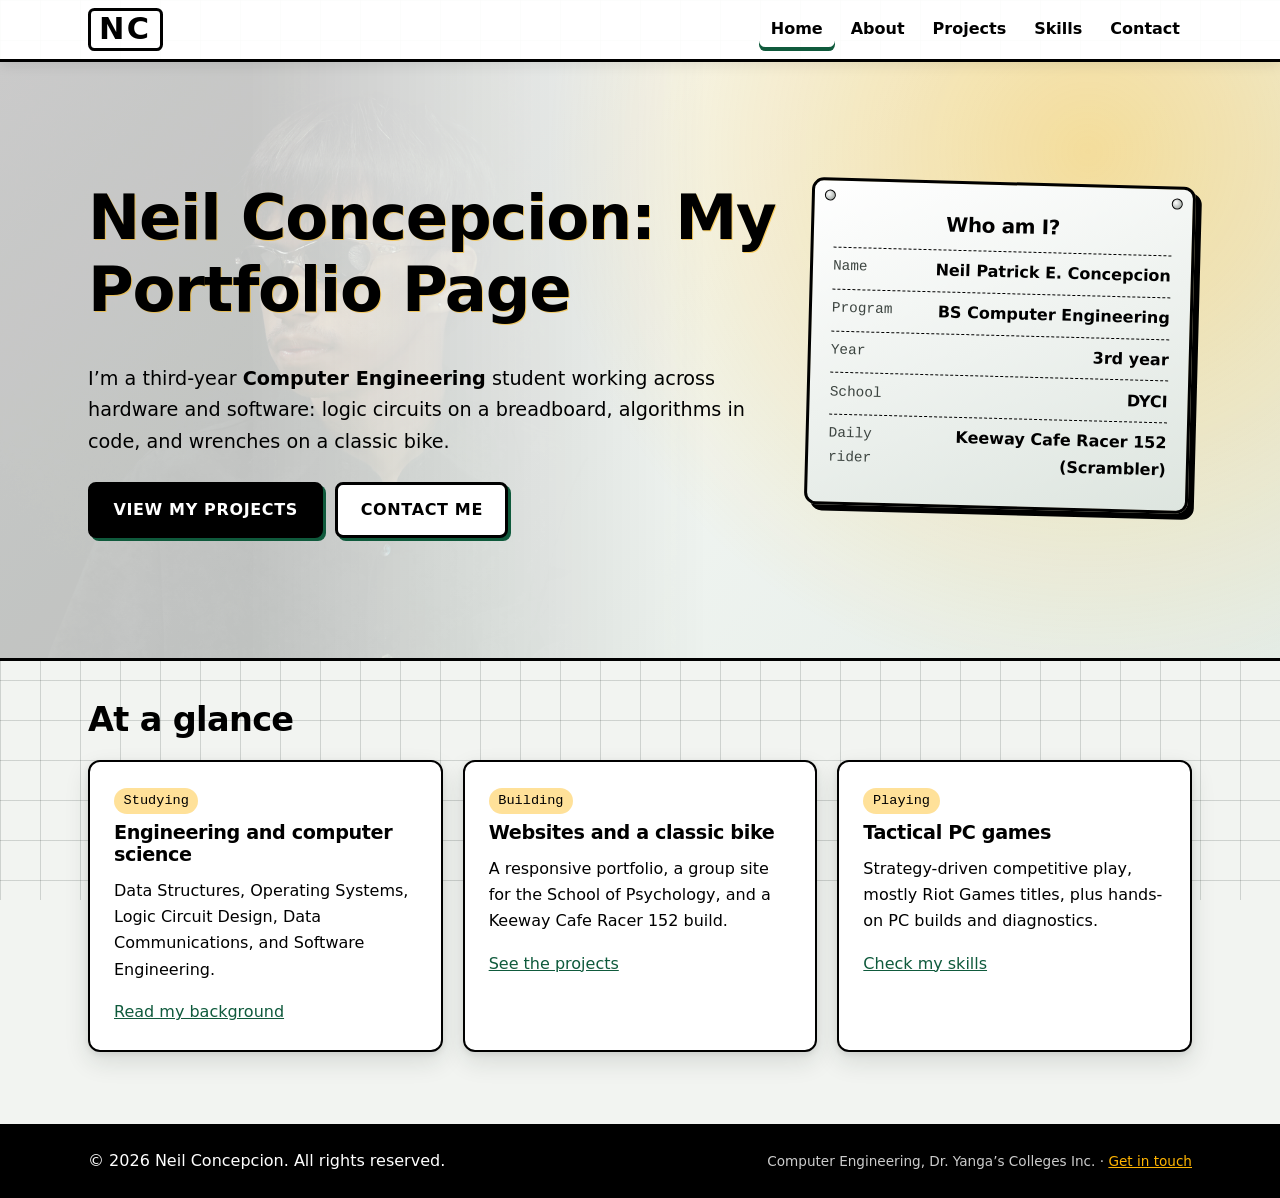
<file: index.html>
<!DOCTYPE html>
<html lang="en">
<head>
  <meta charset="UTF-8">
  <meta name="viewport" content="width=device-width, initial-scale=1.0">
  <meta name="description" content="Portfolio of Neil Concepcion, a third-year Computer Engineering student.">
  <title>Home | NC Portfolio</title>
  <link rel="icon" href="favicon.ico">
  <link rel="stylesheet" href="css/style.css">
  <link rel="stylesheet" media="print" href="css/print.css">
</head>
<body>
  <a class="skip-link" href="#main-content">Skip to Content</a>

  <header class="site-header">
    <div class="header-inner">
      <a class="logo" href="index.html" aria-label="NC – Neil Concepcion, home">NC</a>
      <nav class="main-nav" aria-label="Main navigation">
        <ul>
          <li><a href="index.html" aria-current="page">Home</a></li>
          <li><a href="about.html">About</a></li>
          <li><a href="projects.html">Projects</a></li>
          <li><a href="skills.html">Skills</a></li>
          <li><a href="contact.html">Contact</a></li>
        </ul>
      </nav>
    </div>
  </header>

  <main id="main-content">
    <section class="hero" aria-labelledby="hero-title">
      <!-- INSERTED IMAGE HERE -->
      <img src="Header.jpg" alt="" class="hero-bg-photo">

      <div class="container">
        <div class="hero-copy">
          <h1 id="hero-title">Neil Concepcion: My Portfolio Page</h1>
          <p class="lead">I&rsquo;m a third-year <strong>Computer Engineering</strong> student working across hardware and software: logic circuits on a breadboard, algorithms in code, and wrenches on a classic bike.</p>
          <div class="cta-row">
            <a class="btn" href="projects.html">View my projects</a>
            <a class="btn btn-outline" href="contact.html">Contact me</a>
          </div>
        </div>
        <figure class="spec-plate" aria-label="Quick facts about Neil">
          <h2>Who am I?</h2>
          <dl>
            <div class="row"><dt>Name</dt><dd>Neil Patrick E. Concepcion</dd></div>
            <div class="row"><dt>Program</dt><dd>BS Computer Engineering</dd></div>
            <div class="row"><dt>Year</dt><dd>3rd year</dd></div>
            <div class="row"><dt>School</dt><dd>DYCI</dd></div>
            <div class="row"><dt>Daily rider</dt><dd>Keeway Cafe Racer 152 (Scrambler)</dd></div>
          </dl>
        </figure>
      </div>
    </section>

    <section aria-labelledby="summary-title">
      <div class="container">
        <h2 id="summary-title">At a glance</h2>
        <div class="card-row">
          <article class="card">
            <span class="tag">Studying</span>
            <h3>Engineering and computer science</h3>
            <p>Data Structures, Operating Systems, Logic Circuit Design, Data Communications, and Software Engineering.</p>
            <a href="about.html">Read my background</a>
          </article>
          <article class="card">
            <span class="tag">Building</span>
            <h3>Websites and a classic bike</h3>
            <p>A responsive portfolio, a group site for the School of Psychology, and a Keeway Cafe Racer 152 build.</p>
            <a href="projects.html">See the projects</a>
          </article>
          <article class="card">
            <span class="tag">Playing</span>
            <h3>Tactical PC games</h3>
            <p>Strategy-driven competitive play, mostly Riot Games titles, plus hands-on PC builds and diagnostics.</p>
            <a href="skills.html">Check my skills</a>
          </article>
        </div>
      </div>
    </section>
  </main>

  <footer class="site-footer">
    <div class="footer-inner">
      <p>&copy; 2026 Neil Concepcion. All rights reserved.</p>
      <p><small>Computer Engineering, Dr. Yanga&rsquo;s Colleges Inc. &middot; <a href="contact.html">Get in touch</a></small></p>
    </div>
  </footer>
</body>
</html>
</file>
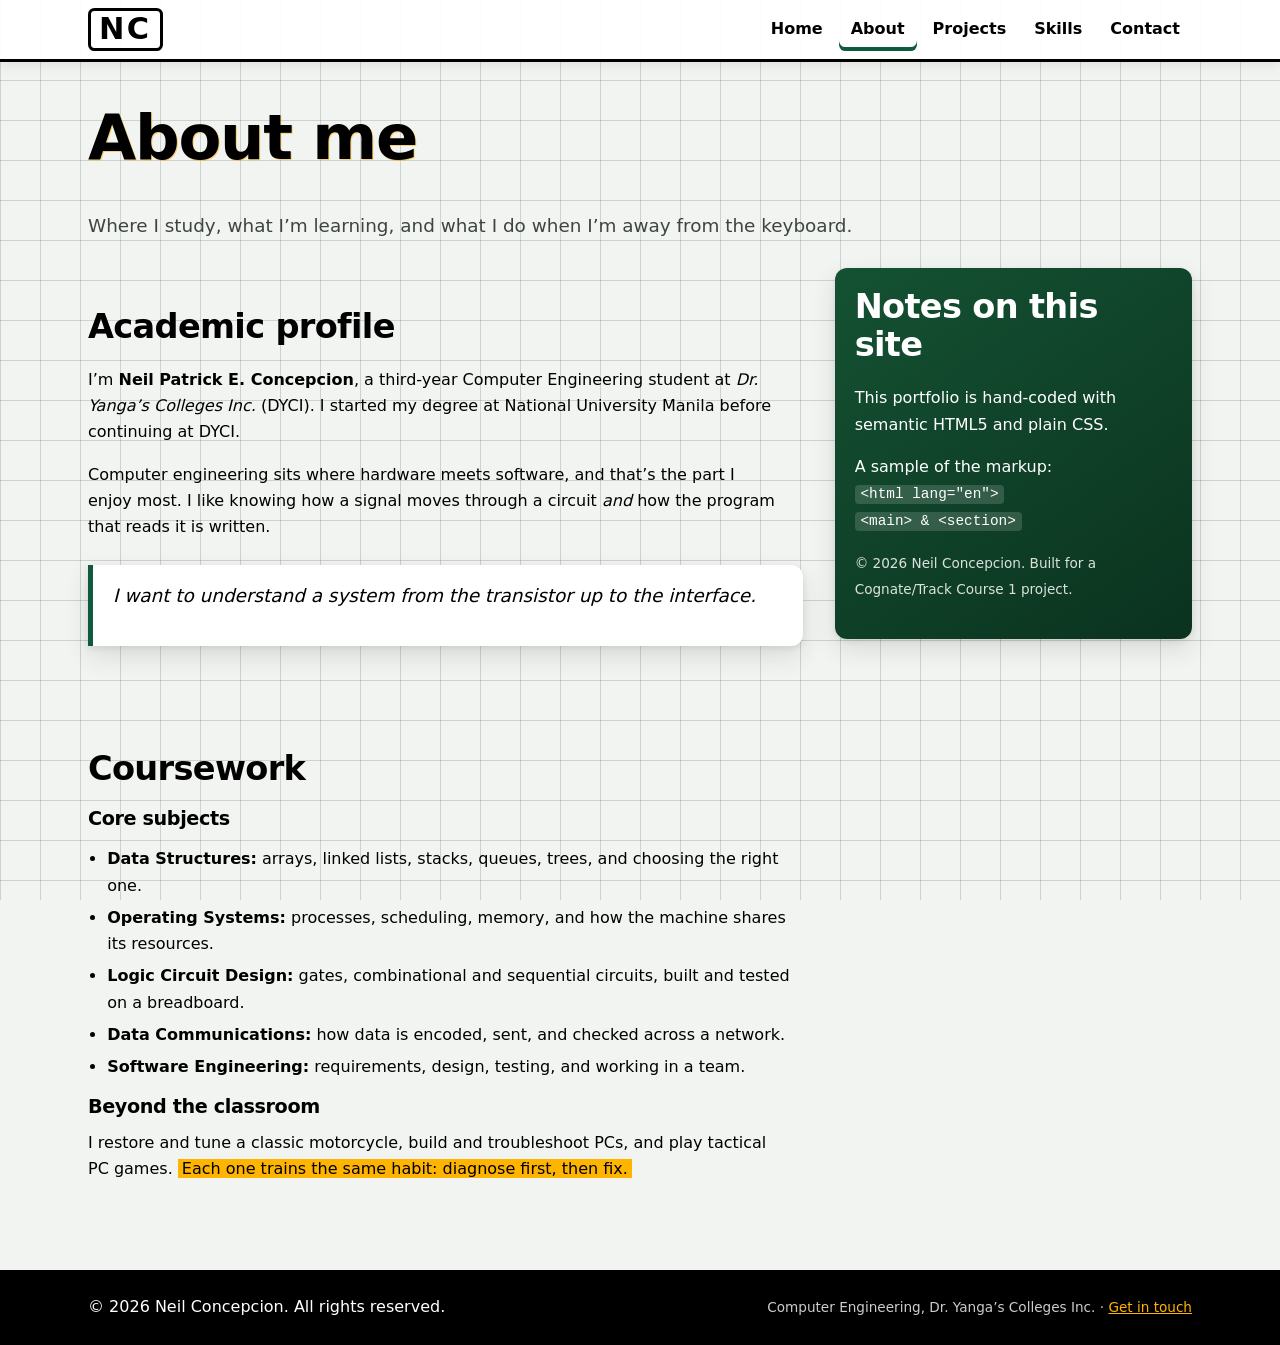
<file: about.html>
<!DOCTYPE html>
<html lang="en">
<head>
  <meta charset="UTF-8">
  <meta name="viewport" content="width=device-width, initial-scale=1.0">
  <meta name="description" content="Academic profile and coursework of Neil Concepcion, Computer Engineering student.">
  <title>About | NC Portfolio</title>
  <link rel="icon" href="favicon.ico">
  <link rel="stylesheet" href="css/style.css">
  <link rel="stylesheet" media="print" href="css/print.css">
</head>
<body>
  <a class="skip-link" href="#main-content">Skip to Content</a>

  <header class="site-header">
    <div class="header-inner">
      <a class="logo" href="index.html" aria-label="NC – Neil Concepcion, home">NC</a>
      <nav class="main-nav" aria-label="Main navigation">
        <ul>
          <li><a href="index.html">Home</a></li>
          <li><a href="about.html" aria-current="page">About</a></li>
          <li><a href="projects.html">Projects</a></li>
          <li><a href="skills.html">Skills</a></li>
          <li><a href="contact.html">Contact</a></li>
        </ul>
      </nav>
    </div>
  </header>

  <main id="main-content">
    <div class="container">
      <header class="page-title">
        <h1>About me</h1>
        <p>Where I study, what I&rsquo;m learning, and what I do when I&rsquo;m away from the keyboard.</p>
      </header>

      <div class="about-layout">
        <article>
          <section aria-labelledby="profile-title">
            <h2 id="profile-title">Academic profile</h2>
            <p>I&rsquo;m <strong>Neil Patrick E. Concepcion</strong>, a third-year Computer Engineering student at <em>Dr. Yanga&rsquo;s Colleges Inc.</em> (DYCI). I started my degree at National University Manila before continuing at DYCI.</p>
            <p>Computer engineering sits where hardware meets software, and that&rsquo;s the part I enjoy most. I like knowing how a signal moves through a circuit <em>and</em> how the program that reads it is written.</p>
            <blockquote>
              <p>I want to understand a system from the transistor up to the interface.</p>
            </blockquote>
          </section>

          <section aria-labelledby="coursework-title">
            <h2 id="coursework-title">Coursework</h2>
            <h3>Core subjects</h3>
            <ul class="course-list">
              <li><strong>Data Structures:</strong> arrays, linked lists, stacks, queues, trees, and choosing the right one.</li>
              <li><strong>Operating Systems:</strong> processes, scheduling, memory, and how the machine shares its resources.</li>
              <li><strong>Logic Circuit Design:</strong> gates, combinational and sequential circuits, built and tested on a breadboard.</li>
              <li><strong>Data Communications:</strong> how data is encoded, sent, and checked across a network.</li>
              <li><strong>Software Engineering:</strong> requirements, design, testing, and working in a team.</li>
            </ul>
            <h3>Beyond the classroom</h3>
            <p>I restore and tune a classic motorcycle, build and troubleshoot PCs, and play tactical PC games. <mark>Each one trains the same habit: diagnose first, then fix.</mark></p>
          </section>
        </article>

        <aside class="note" aria-labelledby="aside-title">
          <h2 id="aside-title">Notes on this site</h2>
          <p>This portfolio is hand-coded with semantic HTML5 and plain CSS.</p>
          <p>A sample of the markup:<br>
          <code>&lt;html lang="en"&gt;</code><br>
          <code>&lt;main&gt; &amp; &lt;section&gt;</code></p>
          <p><small>&copy; 2026 Neil Concepcion. Built for a Cognate/Track Course 1 project.</small></p>
        </aside>
      </div>
    </div>
  </main>

  <footer class="site-footer">
    <div class="footer-inner">
      <p>&copy; 2026 Neil Concepcion. All rights reserved.</p>
      <p><small>Computer Engineering, Dr. Yanga&rsquo;s Colleges Inc. &middot; <a href="contact.html">Get in touch</a></small></p>
    </div>
  </footer>
</body>
</html>
</file>
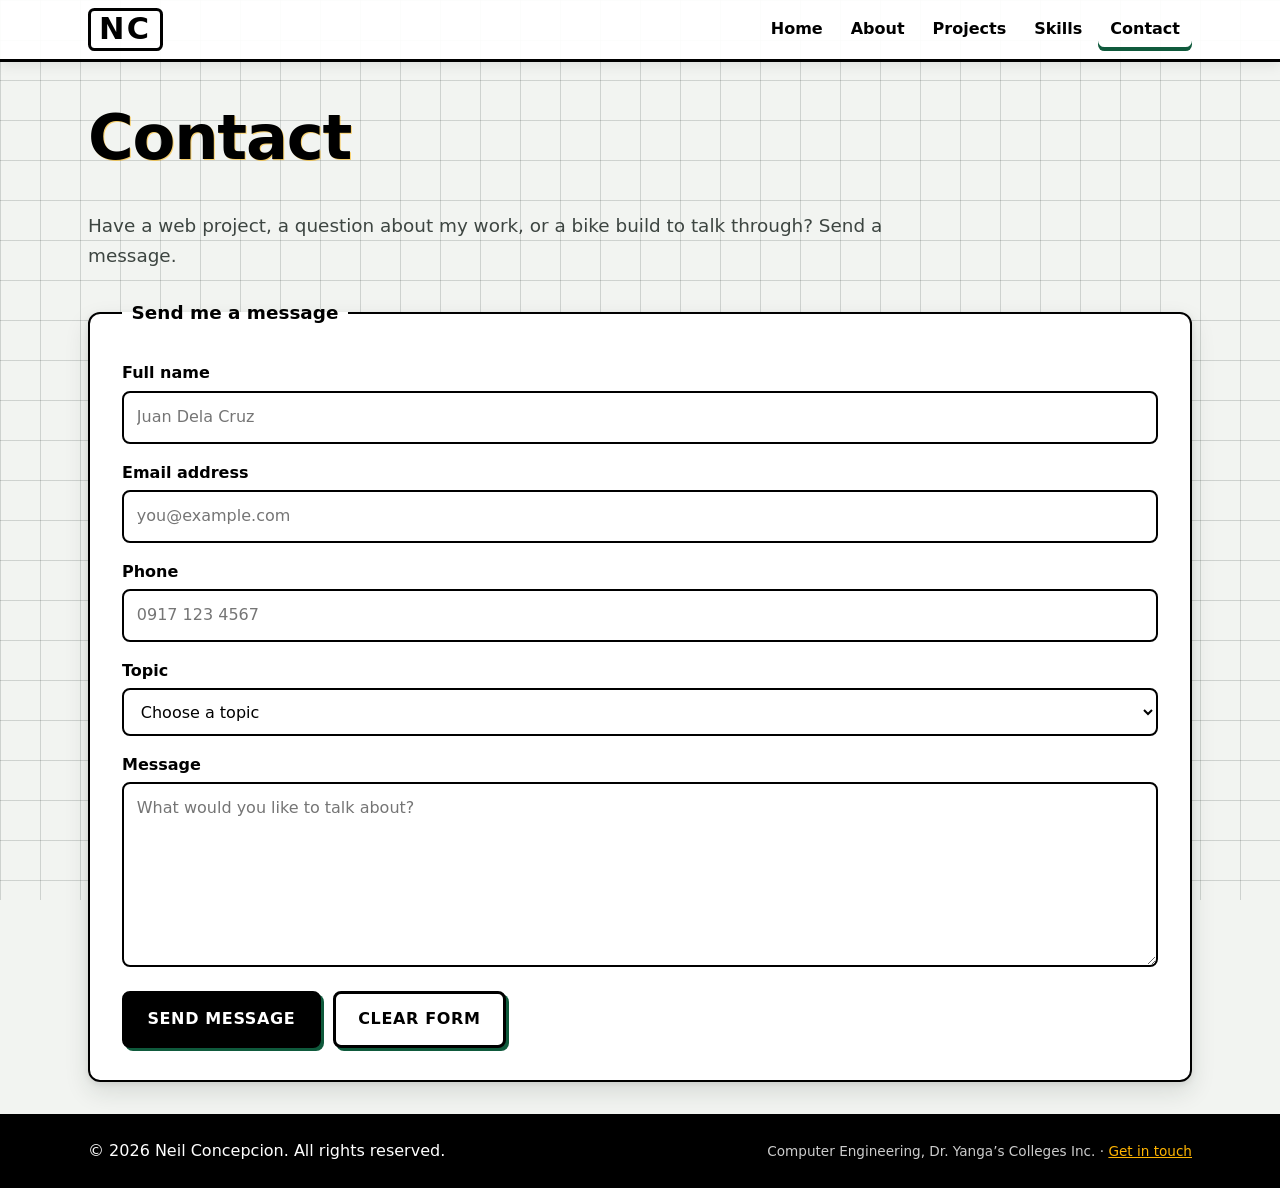
<file: contact.html>
<!DOCTYPE html>
<html lang="en">
<head>
  <meta charset="UTF-8">
  <meta name="viewport" content="width=device-width, initial-scale=1.0">
  <meta name="description" content="Contact Neil Concepcion about web development, bike builds, or general inquiries.">
  <title>Contact | NC Portfolio</title>
  <link rel="icon" href="favicon.ico">
  <link rel="stylesheet" href="css/style.css">
  <link rel="stylesheet" media="print" href="css/print.css">
</head>
<body>
  <a class="skip-link" href="#main-content">Skip to Content</a>

  <header class="site-header">
    <div class="header-inner">
      <a class="logo" href="index.html" aria-label="NC – Neil Concepcion, home">NC</a>
      <nav class="main-nav" aria-label="Main navigation">
        <ul>
          <li><a href="index.html">Home</a></li>
          <li><a href="about.html">About</a></li>
          <li><a href="projects.html">Projects</a></li>
          <li><a href="skills.html">Skills</a></li>
          <li><a href="contact.html" aria-current="page">Contact</a></li>
        </ul>
      </nav>
    </div>
  </header>

  <main id="main-content">
    <div class="container">
      <header class="page-title">
        <h1>Contact</h1>
        <p>Have a web project, a question about my work, or a bike build to talk through? Send a message.</p>
      </header>

      <div id="form-status" class="form-status" role="status" tabindex="-1" hidden></div>
      <form action="submit-contact.php" method="post">
        <fieldset>
          <legend>Send me a message</legend>

          <div class="form-row">
            <label for="fullname">Full name</label>
            <input type="text" id="fullname" name="fullname" placeholder="Juan Dela Cruz" autocomplete="name" required tabindex="1" accesskey="n">
          </div>

          <div class="form-row">
            <label for="email">Email address</label>
            <input type="email" id="email" name="email" placeholder="you@example.com" autocomplete="email" required tabindex="2" accesskey="e">
          </div>

          <div class="form-row">
            <label for="phone">Phone</label>
            <input type="tel" id="phone" name="phone" placeholder="0917 123 4567" autocomplete="tel" tabindex="3" accesskey="p">
          </div>

          <div class="form-row">
            <label for="topic">Topic</label>
            <select id="topic" name="topic" required tabindex="4" accesskey="t">
              <option value="">Choose a topic</option>
              <option value="general">General Inquiry</option>
              <option value="web">Web Development</option>
              <option value="bike">Bike Build Discussion</option>
            </select>
          </div>

          <div class="form-row">
            <label for="message">Message</label>
            <textarea id="message" name="message" rows="6" placeholder="What would you like to talk about?" required tabindex="5" accesskey="m"></textarea>
          </div>

          <div class="form-actions">
            <button type="submit" tabindex="6" accesskey="s">Send message</button>
            <button type="reset" tabindex="7" accesskey="r">Clear form</button>
          </div>
          <div class="form-row" hidden aria-hidden="true">
            <label for="website">Website</label>
            <input type="text" id="website" name="website" tabindex="-1" autocomplete="off">
          </div>
        </fieldset>
      </form>
    </div>
  </main>

  <footer class="site-footer">
    <div class="footer-inner">
      <p>&copy; 2026 Neil Concepcion. All rights reserved.</p>
      <p><small>Computer Engineering, Dr. Yanga&rsquo;s Colleges Inc. &middot; <a href="contact.html">Get in touch</a></small></p>
    </div>
  </footer>
  <script>
    const status = new URLSearchParams(location.search).get('status');
    const messages = {
      sent: {
        title: 'Message saved!',
        detail: 'Your message was saved successfully. Thank you for contacting me.',
        className: 'form-status-success',
        role: 'status'
      },
      error: {
        title: 'Message not saved',
        detail: 'Please check your details and try again.',
        className: 'form-status-error',
        role: 'alert'
      }
    };

    if (status === 'sent' || status === 'error') {
      const message = document.getElementById('form-status');
      const { title, detail, className, role } = messages[status];
      const heading = document.createElement('strong');
      const description = document.createElement('span');

      heading.textContent = title;
      description.textContent = detail;
      message.classList.add(className);
      message.setAttribute('role', role);
      message.append(heading, description);
      message.hidden = false;
      message.focus();
    }
  </script>
</body>
</html>
</file>
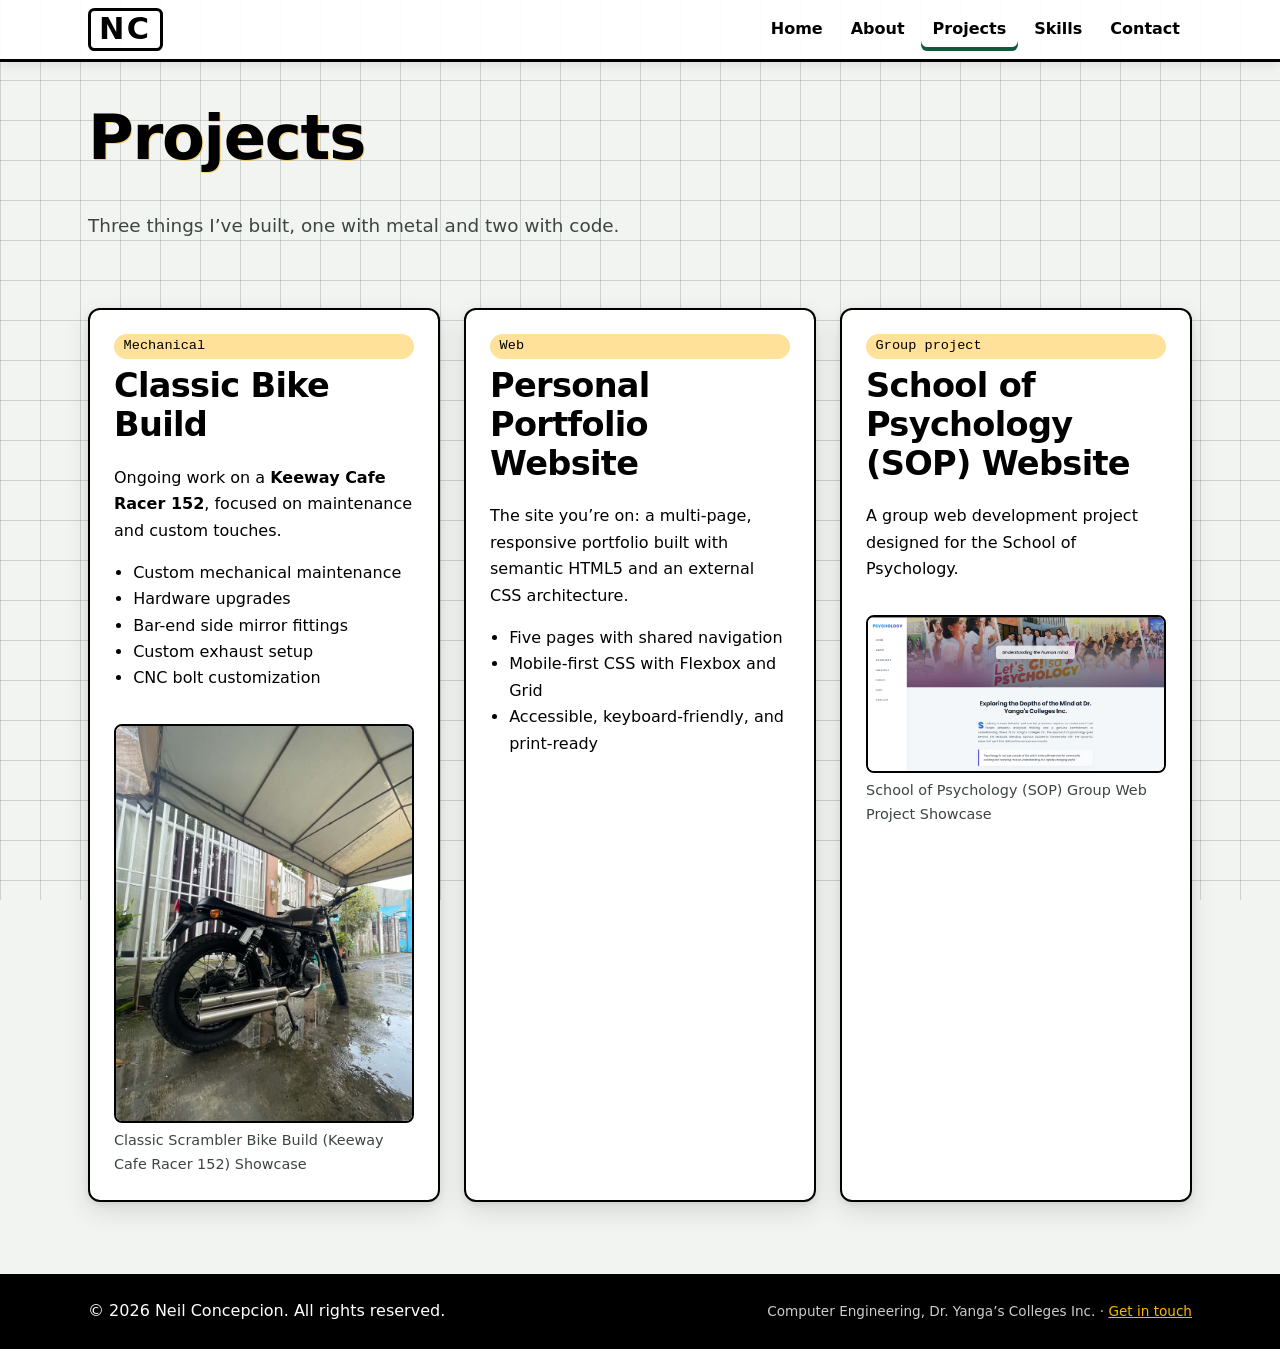
<file: projects.html>
<!DOCTYPE html>
<html lang="en">
<head>
  <meta charset="UTF-8">
  <meta name="viewport" content="width=device-width, initial-scale=1.0">
  <meta name="description" content="Featured projects: classic bike build, personal portfolio website, and School of Psychology website.">
  <title>Projects | NC Portfolio</title>
  <link rel="icon" href="favicon.ico">
  <link rel="stylesheet" href="css/style.css">
  <link rel="stylesheet" media="print" href="css/print.css">
</head>
<body>
  <a class="skip-link" href="#main-content">Skip to Content</a>

  <header class="site-header">
    <div class="header-inner">
      <a class="logo" href="index.html" aria-label="NC – Neil Concepcion, home">NC</a>
      <nav class="main-nav" aria-label="Main navigation">
        <ul>
          <li><a href="index.html">Home</a></li>
          <li><a href="about.html">About</a></li>
          <li><a href="projects.html" aria-current="page">Projects</a></li>
          <li><a href="skills.html">Skills</a></li>
          <li><a href="contact.html">Contact</a></li>
        </ul>
      </nav>
    </div>
  </header>

  <main id="main-content">
    <div class="container">
      <header class="page-title">
        <h1>Projects</h1>
        <p>Three things I&rsquo;ve built, one with metal and two with code.</p>
      </header>

      <section class="project-grid" aria-label="Featured projects">
        <article class="card">
          <span class="tag">Mechanical</span>
          <h2>Classic Bike Build</h2>
          <p>Ongoing work on a <strong>Keeway Cafe Racer 152</strong>, focused on maintenance and custom touches.</p>
          <ul>
            <li>Custom mechanical maintenance</li>
            <li>Hardware upgrades</li>
            <li>Bar-end side mirror fittings</li>
            <li>Custom exhaust setup</li>
            <li>CNC bolt customization</li>
          </ul>
          <figure><img src="motor.jpg" alt="Keeway Cafe Racer 152 classic bike build with custom exhaust and bar-end mirrors" width="600" height="400" onerror="this.onerror=null;this.src='https://unsplash.com/photos/kVlCFms1DEY/download?force=true&amp;w=1200';"><figcaption>Classic Scrambler Bike Build (Keeway Cafe Racer 152) Showcase</figcaption></figure>
        </article>

        <article class="card">
          <span class="tag">Web</span>
          <h2>Personal Portfolio Website</h2>
          <p>The site you&rsquo;re on: a multi-page, responsive portfolio built with semantic HTML5 and an external CSS architecture.</p>
          <ul>
            <li>Five pages with shared navigation</li>
            <li>Mobile-first CSS with Flexbox and Grid</li>
            <li>Accessible, keyboard-friendly, and print-ready</li>
          </ul>
        </article>

        <article class="card">
          <span class="tag">Group project</span>
          <h2>School of Psychology (SOP) Website</h2>
          <p>A group web development project designed for the School of Psychology.</p>
          <figure><img src="sopfrontpage.jpg" alt="School of Psychology Web Project Preview" width="600" height="400" onerror="this.onerror=null;this.src='https://picsum.photos/id/0/1200/800';"><figcaption>School of Psychology (SOP) Group Web Project Showcase</figcaption></figure>
        </article>
      </section>
    </div>
  </main>

  <footer class="site-footer">
    <div class="footer-inner">
      <p>&copy; 2026 Neil Concepcion. All rights reserved.</p>
      <p><small>Computer Engineering, Dr. Yanga&rsquo;s Colleges Inc. &middot; <a href="contact.html">Get in touch</a></small></p>
    </div>
  </footer>
</body>
</html>
</file>
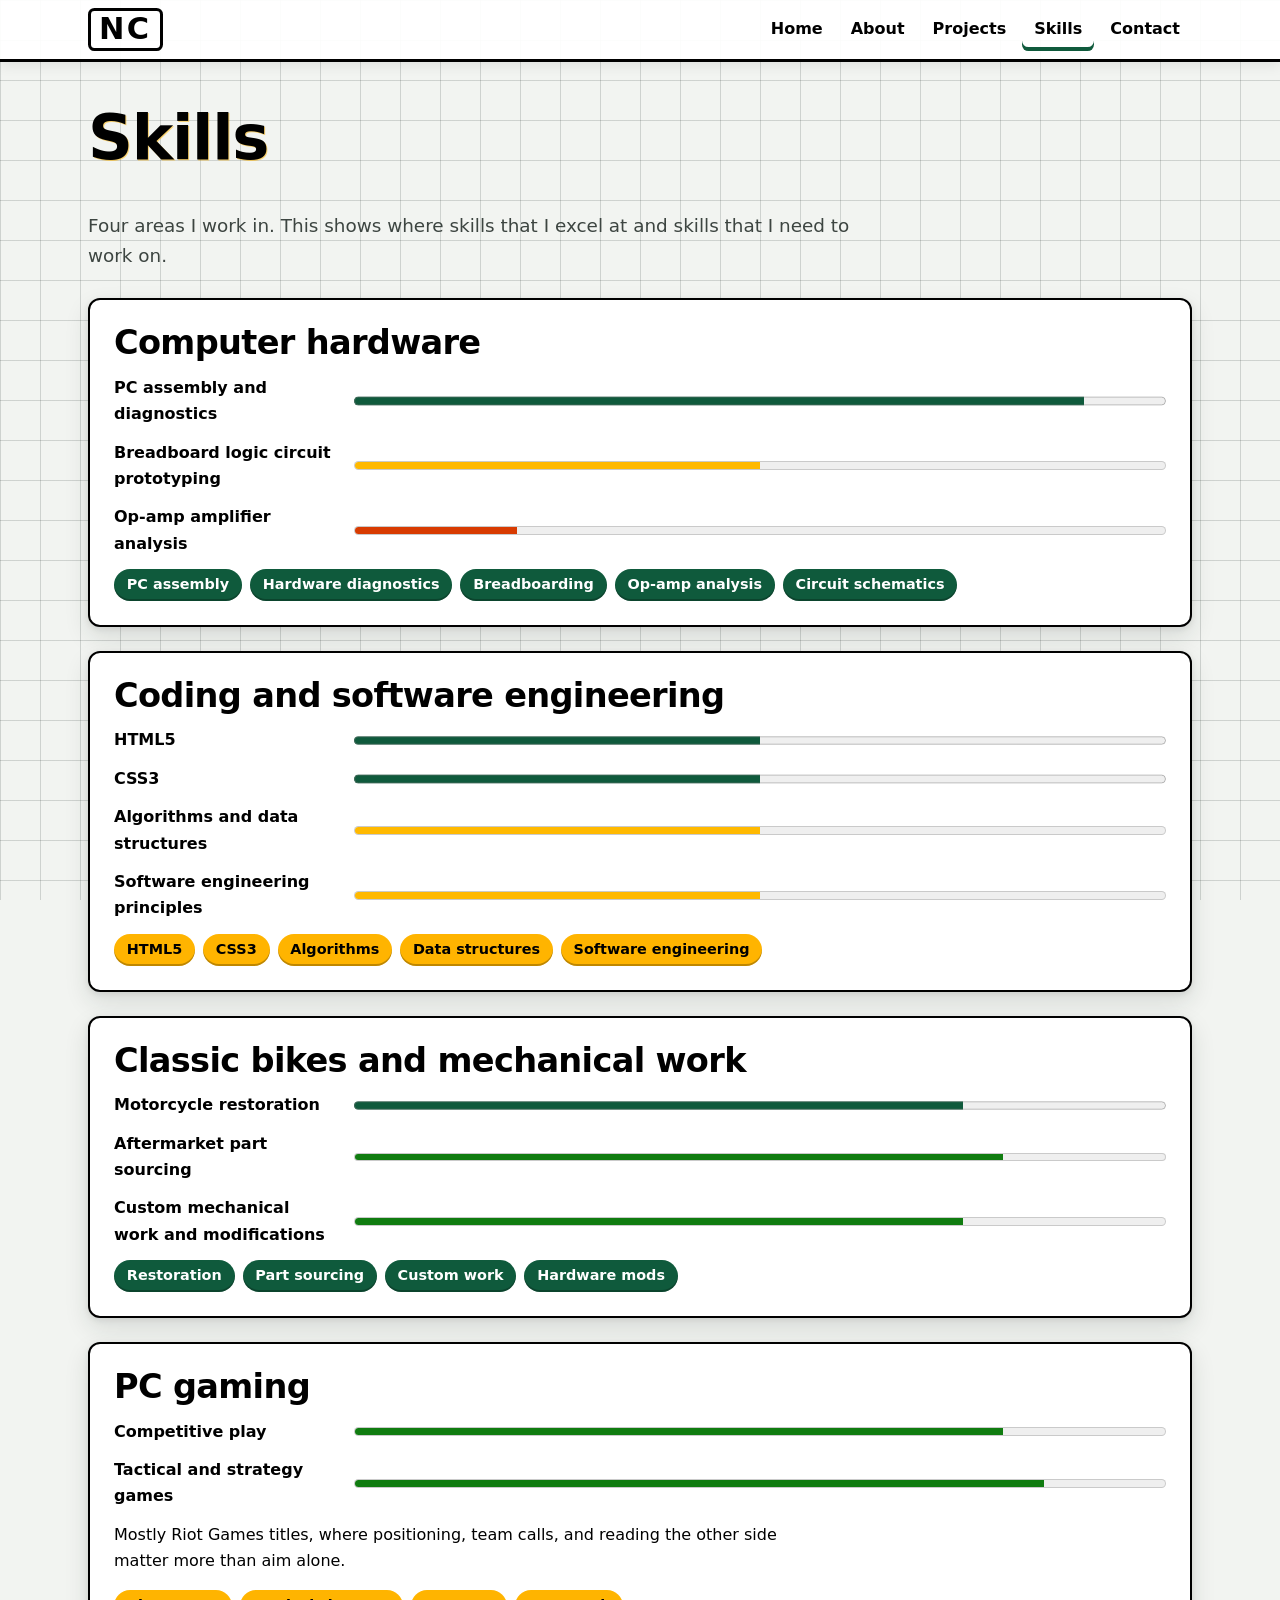
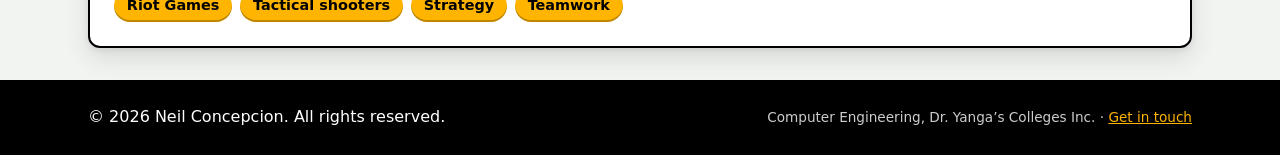
<file: skills.html>
<!DOCTYPE html>
<html lang="en">
<head>
  <meta charset="UTF-8">
  <meta name="viewport" content="width=device-width, initial-scale=1.0">
  <meta name="description" content="Hardware, coding, classic bike, and PC gaming skills.">
  <title>Skills | NC Portfolio</title>
  <link rel="icon" href="favicon.ico">
  <link rel="stylesheet" href="css/style.css">
  <link rel="stylesheet" media="print" href="css/print.css">
</head>
<body>
  <a class="skip-link" href="#main-content">Skip to Content</a>

  <header class="site-header">
    <div class="header-inner">
      <a class="logo" href="index.html" aria-label="NC – Neil Concepcion, home">NC</a>
      <nav class="main-nav" aria-label="Main navigation">
        <ul>
          <li><a href="index.html">Home</a></li>
          <li><a href="about.html">About</a></li>
          <li><a href="projects.html">Projects</a></li>
          <li><a href="skills.html" aria-current="page">Skills</a></li>
          <li><a href="contact.html">Contact</a></li>
        </ul>
      </nav>
    </div>
  </header>

  <main id="main-content">
    <div class="container">
      <header class="page-title">
        <h1>Skills</h1>
        <p>Four areas I work in. This shows where skills that I excel at and skills that I need to work on.</p>
      </header>

      <section class="skill-group card" aria-labelledby="hw-title">
        <h2 id="hw-title">Computer hardware</h2>
        <div class="meter-row">
          <label for="hw-pc">PC assembly and diagnostics</label>
          <progress id="hw-pc" max="100" value="90">90%</progress>
        </div>
        <div class="meter-row">
          <label for="hw-logic">Breadboard logic circuit prototyping</label>
          <meter id="hw-logic" min="0" max="100" low="40" high="70" optimum="90" value="50">50%</meter>
        </div>
        <div class="meter-row">
          <label for="hw-opamp">Op-amp amplifier analysis</label>
          <meter id="hw-opamp" min="0" max="100" low="40" high="70" optimum="90" value="20">20%</meter>
        </div>
        <ul class="badges">
          <li class="badge">PC assembly</li>
          <li class="badge">Hardware diagnostics</li>
          <li class="badge">Breadboarding</li>
          <li class="badge">Op-amp analysis</li>
          <li class="badge">Circuit schematics</li>
        </ul>
      </section>

      <section class="skill-group card" aria-labelledby="code-title">
        <h2 id="code-title">Coding and software engineering</h2>
        <div class="meter-row">
          <label for="code-html">HTML5</label>
          <progress id="code-html" max="100" value="50">50%</progress>
        </div>
        <div class="meter-row">
          <label for="code-css">CSS3</label>
          <progress id="code-css" max="100" value="50">50%</progress>
        </div>
        <div class="meter-row">
          <label for="code-ds">Algorithms and data structures</label>
          <meter id="code-ds" min="0" max="100" low="40" high="70" optimum="90" value="50">50%</meter>
        </div>
        <div class="meter-row">
          <label for="code-se">Software engineering principles</label>
          <meter id="code-se" min="0" max="100" low="40" high="70" optimum="90" value="50">50%</meter>
        </div>
        <ul class="badges">
          <li class="badge alt">HTML5</li>
          <li class="badge alt">CSS3</li>
          <li class="badge alt">Algorithms</li>
          <li class="badge alt">Data structures</li>
          <li class="badge alt">Software engineering</li>
        </ul>
      </section>

      <section class="skill-group card" aria-labelledby="bike-title">
        <h2 id="bike-title">Classic bikes and mechanical work</h2>
        <div class="meter-row">
          <label for="bike-restore">Motorcycle restoration</label>
          <progress id="bike-restore" max="100" value="75">75%</progress>
        </div>
        <div class="meter-row">
          <label for="bike-parts">Aftermarket part sourcing</label>
          <meter id="bike-parts" min="0" max="100" low="40" high="70" optimum="90" value="80">80%</meter>
        </div>
        <div class="meter-row">
          <label for="bike-custom">Custom mechanical work and modifications</label>
          <meter id="bike-custom" min="0" max="100" low="40" high="70" optimum="90" value="75">75%</meter>
        </div>
        <ul class="badges">
          <li class="badge">Restoration</li>
          <li class="badge">Part sourcing</li>
          <li class="badge">Custom work</li>
          <li class="badge">Hardware mods</li>
        </ul>
      </section>

      <section class="skill-group card" aria-labelledby="game-title">
        <h2 id="game-title">PC gaming</h2>
        <div class="meter-row">
          <label for="game-comp">Competitive play</label>
          <meter id="game-comp" min="0" max="100" low="40" high="70" optimum="90" value="80">80%</meter>
        </div>
        <div class="meter-row">
          <label for="game-tactical">Tactical and strategy games</label>
          <meter id="game-tactical" min="0" max="100" low="40" high="70" optimum="90" value="85">85%</meter>
        </div>
        <p>Mostly Riot Games titles, where positioning, team calls, and reading the other side matter more than aim alone.</p>
        <ul class="badges">
          <li class="badge alt">Riot Games</li>
          <li class="badge alt">Tactical shooters</li>
          <li class="badge alt">Strategy</li>
          <li class="badge alt">Teamwork</li>
        </ul>
      </section>
    </div>
  </main>

  <footer class="site-footer">
    <div class="footer-inner">
      <p>&copy; 2026 Neil Concepcion. All rights reserved.</p>
      <p><small>Computer Engineering, Dr. Yanga&rsquo;s Colleges Inc. &middot; <a href="contact.html">Get in touch</a></small></p>
    </div>
  </footer>
</body>
</html>
</file>
<file: css/style.css>
/* ==========================================================
   NC Portfolio – Main Stylesheet (mobile-first)
   Palette: ink #000000 · paper #f2f4f1 · board #0f5a3c · solder #ffb400
   ========================================================== */

/* ---------- Reset & box model ---------- */
* {
  box-sizing: border-box;
}

:root {
  --ink: #000000;
  --paper: #f2f4f1;
  --card: #ffffff;
  --board: #0f5a3c;
  --board-dark: #0a3d29;
  --solder: #ffb400;
  --muted: #3d4541;
  --line: hsla(150, 10%, 20%, 0.18);
  --shadow: 0 2px 6px rgba(0, 0, 0, 0.08), 0 10px 24px hsla(150, 30%, 12%, 0.12);
  --radius: 0.75rem;
  --font-sans: "Segoe UI", system-ui, -apple-system, "Helvetica Neue", Arial, sans-serif;
  --font-mono: "Cascadia Mono", Consolas, "Courier New", monospace;
}

html {
  font-size: 100%;
  scroll-behavior: smooth;
}

body {
  margin: 0;
  font-family: var(--font-sans);
  font-size: 1rem;
  line-height: 1.65;
  color: var(--ink);
  background-color: var(--paper);
  background-image: linear-gradient(var(--line) 1px, transparent 1px),
    linear-gradient(90deg, var(--line) 1px, transparent 1px);
  background-size: 2.5rem 2.5rem;
  background-attachment: fixed;
}

img {
  max-width: 100%;
  height: auto;
  display: block;
}

code,
kbd {
  font-family: var(--font-mono);
  font-size: 0.9em;
  background: rgba(15, 90, 60, 0.1);
  padding: 0.1em 0.4em;
  border-radius: 0.25rem;
}

/* ---------- Accessibility ---------- */
.skip-link {
  position: absolute;
  top: -4rem;
  left: 0.5rem;
  z-index: 2000;
  padding: 0.6rem 1rem;
  background: var(--ink);
  color: #ffffff;
  font-weight: 700;
  border-radius: 0 0 0.5rem 0.5rem;
}

.skip-link:focus {
  top: 0;
  outline: 3px solid var(--solder);
}

:focus {
  outline: 3px solid var(--board);
  outline-offset: 3px;
}

/* ---------- Links (LVHFA-style ordering) ---------- */
a:link {
  color: var(--board);
}

a:visited {
  color: #4a3b78;
}

a:focus {
  outline: 3px solid var(--solder);
  background-color: rgba(255, 180, 0, 0.25);
}

a:hover {
  color: var(--board-dark);
  text-decoration-thickness: 3px;
}

a:active {
  color: var(--ink);
}

/* ---------- Typography ---------- */
h1,
h2,
h3 {
  line-height: 1.15;
  letter-spacing: -0.02em;
  margin: 0 0 0.6em;
}

h1 {
  font-size: clamp(2.2rem, 8vw, 3.9rem);
  font-weight: 800;
  text-shadow: 1px 1px 0 rgba(255, 180, 0, 0.55);
}

h2 {
  font-size: clamp(1.5rem, 4vw, 2.1rem);
  font-weight: 750;
}

h3 {
  font-size: 1.2rem;
}

p {
  margin: 0 0 1em;
  max-width: 68ch;
}

blockquote {
  margin: 1.5rem 0;
  padding: 1rem 1.25rem;
  border-left: 0.35rem solid var(--board);
  background: var(--card);
  border-radius: 0 var(--radius) var(--radius) 0;
  font-size: 1.15rem;
  font-style: italic;
  box-shadow: var(--shadow);
}

mark {
  background: var(--solder);
  color: var(--ink);
  padding: 0 0.25em;
}

small {
  font-size: 0.85em;
  color: var(--muted);
}

/* ---------- Header & navigation (Flexbox, sticky) ---------- */
.site-header {
  position: sticky;
  top: 0;
  z-index: 1000;
  background: rgba(255, 255, 255, 0.94);
  border-bottom: 3px solid var(--ink);
  box-shadow: 0 4px 12px rgba(0, 0, 0, 0.08);
}

.header-inner {
  display: flex;
  flex-wrap: wrap;
  justify-content: space-between;
  align-items: center;
  gap: 0.25rem 1rem;
  max-width: 72rem;
  margin: 0 auto;
  padding: 0.5rem 1rem;
}

.logo,
.logo:link,
.logo:visited {
  color: #000000; /* solid black NC brand */
  font-size: 1.9rem;
  font-weight: 900;
  letter-spacing: 0.08em;
  text-transform: uppercase;
  text-decoration: none;
  line-height: 1;
  padding: 0.2rem 0.5rem;
  border: 3px solid #000000;
  border-radius: 0.4rem;
}

.logo:hover,
.logo:active {
  color: #000000;
  background: var(--solder);
}

.main-nav ul {
  display: flex;
  flex-wrap: wrap;
  justify-content: flex-end;
  align-items: center;
  gap: 0.25rem;
  list-style: none;
  margin: 0;
  padding: 0;
}

.main-nav a,
.main-nav a:link,
.main-nav a:visited {
  display: block;
  padding: 0.5rem 0.75rem;
  color: #000000;
  font-weight: 650;
  text-decoration: none;
  border-radius: 0.4rem;
}

.main-nav a:focus {
  outline: 3px solid var(--board);
  background: rgba(255, 180, 0, 0.3);
}

.main-nav a:hover {
  background: rgba(15, 90, 60, 0.12);
}

.main-nav a:active {
  background: var(--solder);
}

.main-nav a[aria-current="page"] {
  box-shadow: inset 0 -4px 0 var(--board);
}

/* ---------- Layout helpers ---------- */
.container {
  width: 100%;
  max-width: 72rem;
  margin: 0 auto;
  padding: 0 1rem;
}

main section {
  padding: 2.5rem 0;
}

.page-title {
  padding: 2.5rem 0 0.5rem;
}

.page-title p {
  font-size: 1.15rem;
  color: var(--muted);
}

/* ---------- Hero ---------- */
.hero-bg-photo {
  position: absolute;
  top: 0;
  left: 0;
  width: 55%;
  height: 100%;
  object-fit: cover;
  object-position: center top;
  opacity: 0.22; /* Controls transparency */
  mix-blend-mode: multiply; /* Blends image colors into the paper/hero gradient */
  -webkit-mask-image: linear-gradient(to right, rgba(0, 0, 0, 1) 35%, rgba(0, 0, 0, 0) 100%);
  mask-image: linear-gradient(to right, rgba(0, 0, 0, 1) 35%, rgba(0, 0, 0, 0) 100%); /* Fades image edge out to the right */
  pointer-events: none;
  z-index: 1;
}


.hero .container {
  position: relative;
  z-index: 2;
  display: flex;
  flex-direction: column;
  gap: 2rem;
  padding-top: 3rem;
  padding-bottom: 3rem;
}
.hero {
  position: relative;
  overflow: hidden;
  background: radial-gradient(circle at 85% 15%, rgba(255, 180, 0, 0.35), transparent 45%),
    linear-gradient(135deg, #ffffff 0%, #e4ece6 100%);
  border-bottom: 3px solid var(--ink);
}

.hero .container {
  display: flex;
  flex-direction: column;
  gap: 2rem;
  padding-top: 3rem;
  padding-bottom: 3rem;
}

.hero-copy .lead {
  font-size: 1.2rem;
}

.cta-row {
  display: flex;
  flex-wrap: wrap;
  gap: 0.75rem;
  margin-top: 1.5rem;
}

/* Spec plate – the hero's one memorable element */
.spec-plate {
  position: relative;
  align-self: flex-start;
  width: 100%;
  max-width: 24rem;
  margin: 0;
  padding: 1.5rem 1.25rem 1.25rem;
  background: linear-gradient(160deg, #ffffff, #dde5df);
  border: 3px solid var(--ink);
  border-radius: var(--radius);
  box-shadow: 6px 6px 0 var(--ink);
}

.spec-plate::before,
.spec-plate::after {
  content: "";
  position: absolute;
  top: 0.55rem;
  width: 0.6rem;
  height: 0.6rem;
  border-radius: 50%;
  background: radial-gradient(circle at 35% 35%, #ffffff, #8a948e);
  border: 1px solid var(--ink);
}

.spec-plate::before {
  left: 0.6rem;
}

.spec-plate::after {
  right: 0.6rem;
}

.spec-plate h2 {
  margin: 0.4rem 0 0.8rem;
  font-size: 1.25rem;
  text-align: center;
}

.spec-plate dl {
  margin: 0;
}

.spec-plate .row {
  display: flex;
  justify-content: space-between;
  gap: 1rem;
  padding: 0.45rem 0;
  border-top: 1px dashed var(--ink);
}

.spec-plate dt {
  font-family: var(--font-mono);
  font-size: 0.9rem;
  color: var(--muted);
}

.spec-plate dd {
  margin: 0;
  font-weight: 700;
  text-align: right;
}

/* ---------- Buttons ---------- */
.btn,
.btn:link,
.btn:visited,
button {
  display: inline-block;
  padding: 0.75rem 1.4rem;
  font: inherit;
  font-weight: 700;
  letter-spacing: 0.04em;
  text-transform: uppercase;
  text-decoration: none;
  color: #ffffff;
  background: var(--ink);
  border: 3px solid var(--ink);
  border-radius: 0.5rem;
  cursor: pointer;
  box-shadow: 3px 3px 0 var(--board);
}

.btn:hover,
button:hover {
  color: var(--ink);
  background: var(--solder);
}

.btn:focus,
button:focus {
  outline: 3px solid var(--board);
  outline-offset: 3px;
}

.btn:active,
button:active {
  box-shadow: none;
  transform: translate(3px, 3px);
}

.btn-outline,
.btn-outline:link,
.btn-outline:visited,
button[type="reset"] {
  color: var(--ink);
  background: #ffffff;
}

/* ---------- Cards ---------- */
.card-row,
.project-grid {
  display: grid;
  gap: 1.25rem;
}

.card {
  position: relative;
  padding: 1.5rem;
  background: var(--card);
  border: 2px solid var(--ink);
  border-radius: var(--radius);
  box-shadow: var(--shadow);
}

.card h3 {
  margin-top: 0;
}

.card .tag {
  display: inline-block;
  margin-bottom: 0.5rem;
  padding: 0.1rem 0.6rem;
  font-family: var(--font-mono);
  font-size: 0.85rem;
  background: rgba(255, 180, 0, 0.4);
  border-radius: 99px;
}

/* ---------- Projects grid ---------- */
.project-grid {
  grid-template-columns: repeat(auto-fit, minmax(300px, 1fr));
  gap: 1.5rem;
}

.project-grid .card {
  display: flex;
  flex-direction: column;
}

.project-grid ul {
  padding-left: 1.2rem;
  margin: 0 0 1rem;
}

.project-grid figure {
  margin: 1rem 0 0;
}

.project-grid figure img {
  width: 100%;
  border: 2px solid var(--ink);
  border-radius: 0.5rem;
}

.project-grid figcaption {
  margin-top: 0.4rem;
  font-size: 0.9rem;
  color: var(--muted);
}

/* ---------- About ---------- */
.about-layout {
  display: grid;
  gap: 2rem;
}

.course-list {
  padding-left: 1.2rem;
}

.course-list li {
  margin-bottom: 0.35rem;
}

aside.note {
  position: relative;
  padding: 1.25rem;
  background: linear-gradient(145deg, hsla(150, 60%, 20%, 1), hsla(150, 65%, 12%, 1));
  color: #ffffff;
  border-radius: var(--radius);
  box-shadow: var(--shadow);
}

aside.note code {
  background: rgba(255, 255, 255, 0.15);
  color: #ffffff;
}

aside.note small {
  color: rgba(255, 255, 255, 0.85);
}

/* ---------- Skills ---------- */
.skill-group {
  margin-bottom: 1.5rem;
}

.skill-group h2 {
  margin-bottom: 0.4rem;
}

.badges {
  display: flex;
  flex-wrap: wrap;
  gap: 0.5rem;
  list-style: none;
  margin: 0.75rem 0 0;
  padding: 0;
}

.badge {
  padding: 0.25rem 0.8rem;
  font-size: 0.9rem;
  font-weight: 650;
  color: #ffffff;
  background: var(--board);
  border-radius: 99px;
  box-shadow: inset 0 -2px 0 rgba(0, 0, 0, 0.25);
}

.badge.alt {
  color: var(--ink);
  background: var(--solder);
}

.meter-row {
  display: grid;
  grid-template-columns: 1fr;
  gap: 0.25rem 1rem;
  margin: 0.75rem 0;
}

.meter-row label {
  font-weight: 650;
}

progress,
meter {
  width: 100%;
  height: 1.1rem;
  accent-color: var(--board);
}

.field-label {
  display: block;
  margin-bottom: 0.2rem;
}

/* ---------- Contact form ---------- */
fieldset {
  margin: 0;
  padding: 1.25rem;
  background: var(--card);
  border: 2px solid var(--ink);
  border-radius: var(--radius);
  box-shadow: var(--shadow);
}

legend {
  padding: 0 0.6rem;
  font-weight: 800;
  font-size: 1.15rem;
}

.form-row {
  margin-bottom: 1rem;
}

.form-row label {
  display: block;
  margin-bottom: 0.25rem;
  font-weight: 650;
}

input,
select,
textarea {
  width: 100%;
  padding: 0.7rem 0.8rem;
  font: inherit;
  color: var(--ink);
  background: #ffffff;
  border: 2px solid var(--ink);
  border-radius: 0.5rem;
}

input:focus,
select:focus,
textarea:focus {
  outline: 3px solid var(--solder);
  border-color: var(--board);
  box-shadow: 0 0 0 4px rgba(15, 90, 60, 0.25);
}

input:invalid:not(:placeholder-shown),
textarea:invalid:not(:placeholder-shown) {
  border-color: #b00020;
}

textarea {
  min-height: 9rem;
  resize: vertical;
}

.form-actions {
  display: flex;
  flex-wrap: wrap;
  gap: 0.75rem;
}

.form-hint {
  font-size: 0.9rem;
  color: var(--muted);
}

.form-status {
  margin: 0 0 1.25rem;
  padding: 1rem 1.25rem;
  border: 2px solid;
  border-radius: var(--radius);
  background: #ffffff;
  font-size: 1rem;
}

.form-status[hidden] {
  display: none;
}

.form-status strong {
  display: block;
  font-size: 1.15rem;
}

.form-status-success {
  border-color: var(--board);
  background: #e9f5ed;
  color: var(--board-dark);
}

.form-status-error {
  border-color: #b00020;
  background: #fff0f2;
  color: #8b0019;
}

/* ---------- Footer ---------- */
.site-footer {
  margin-top: 2rem;
  padding: 1.5rem 0;
  color: #ffffff;
  background: var(--ink);
}

.footer-inner {
  display: flex;
  flex-wrap: wrap;
  justify-content: space-between;
  align-items: center;
  gap: 0.5rem 1rem;
  max-width: 72rem;
  margin: 0 auto;
  padding: 0 1rem;
}

.site-footer p {
  margin: 0;
}

.site-footer a:link,
.site-footer a:visited {
  color: var(--solder);
}

.site-footer a:hover {
  color: #ffffff;
}

.site-footer small {
  color: rgba(255, 255, 255, 0.8);
}

/* ---------- Tablet ---------- */
@media (min-width: 40em) {
  .container,
  .header-inner,
  .footer-inner {
    padding-left: 1.5rem;
    padding-right: 1.5rem;
  }

  .card-row {
    grid-template-columns: repeat(3, 1fr);
  }

  .meter-row {
    grid-template-columns: 14rem 1fr;
    align-items: center;
  }

  fieldset {
    padding: 2rem;
  }
}

/* ---------- Desktop ---------- */
@media (min-width: 64em) {
  .hero .container {
    flex-direction: row;
    align-items: center;
    justify-content: space-between;
    padding-top: 5rem;
    padding-bottom: 5rem;
  }

  .hero-copy {
    flex: 1 1 55%;
  }

  .spec-plate {
    flex: 0 0 24rem;
    transform: rotate(1.5deg);
  }

  .about-layout {
    grid-template-columns: 2fr 1fr;
    align-items: start;
  }

  aside.note {
    position: sticky;
    top: 6rem;
  }
}

/* ---------- User preferences ---------- */
@media (prefers-reduced-motion: reduce) {
  html {
    scroll-behavior: auto;
  }

  .btn:active,
  button:active {
    transform: none;
  }
}
</file>
<file: css/print.css>
.site-header,
.main-nav,
.site-footer,
.skip-link,
.cta-row,
.form-actions,
button,
.btn {
  display: none;
}

html,
body {
  background: #ffffff;
  background-image: none;
  color: #000000;
  font-size: 12pt;
  line-height: 1.5;
}

h1 {
  font-size: 24pt;
  text-shadow: none;
}

h2 {
  font-size: 18pt;
}

h3 {
  font-size: 14pt;
}

p,
li,
dd,
dt {
  font-size: 12pt;
  max-width: none;
}

small,
figcaption {
  font-size: 10pt;
  color: #000000;
}

.hero,
.card,
.spec-plate,
fieldset,
blockquote,
aside.note {
  background: #ffffff;
  color: #000000;
  border: 1pt solid #000000;
  box-shadow: none;
  transform: none;
  page-break-inside: avoid;
}

aside.note code,
code {
  background: #ffffff;
  color: #000000;
}

a,
a:link,
a:visited {
  color: #000000;
  text-decoration: underline;
}

.badge,
.badge.alt {
  color: #000000;
  background: #ffffff;
  border: 1pt solid #000000;
  box-shadow: none;
}

img {
  max-width: 100%;
  page-break-inside: avoid;
}

.project-grid,
.card-row,
.about-layout {
  display: block;
}

.card {
  margin-bottom: 12pt;
}
</file>
